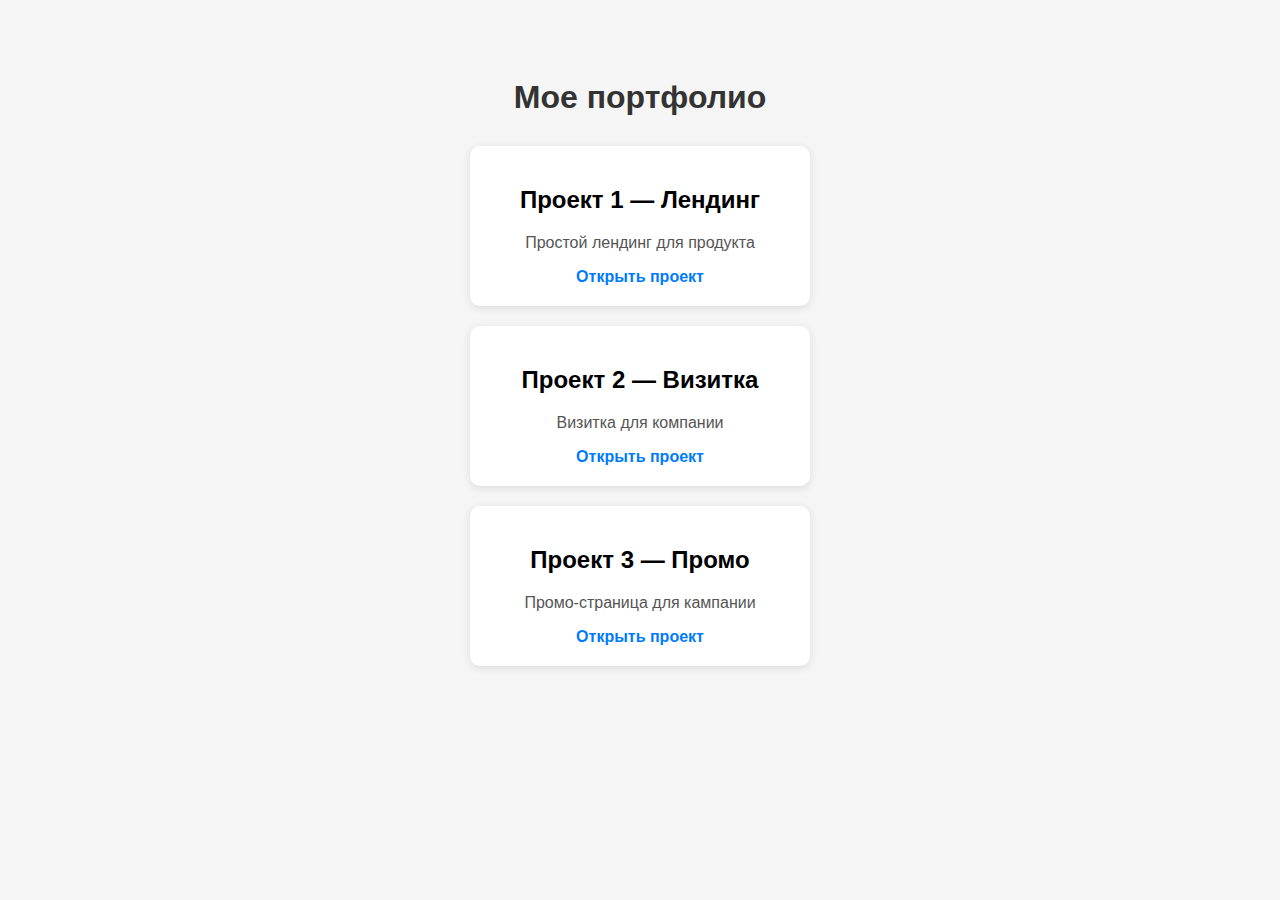
<file: index.html>
<!DOCTYPE html>
<html lang="ru">
<head>
  <meta charset="UTF-8">
  <meta name="viewport" content="width=device-width, initial-scale=1.0">
  <title>Мое портфолио</title>
  <style>
    body {
      font-family: Arial, sans-serif;
      background: #f5f5f5;
      text-align: center;
      padding: 50px;
    }
    h1 {
      color: #333;
    }
    .projects {
      display: flex;
      flex-direction: column;
      gap: 20px;
      margin-top: 30px;
      align-items: center;
    }
    .project {
      background: #fff;
      padding: 20px;
      border-radius: 10px;
      width: 300px;
      box-shadow: 0 2px 8px rgba(0,0,0,0.1);
      transition: transform 0.2s;
    }
    .project:hover {
      transform: translateY(-5px);
    }
    .project a {
      text-decoration: none;
      color: #007bff;
      font-weight: bold;
    }
    .project p {
      color: #555;
    }
  </style>
</head>
<body>
  <h1>Мое портфолио</h1>
  <div class="projects">
    <div class="project">
      <h2>Проект 1 — Лендинг</h2>
      <p>Простой лендинг для продукта</p>
      <a href="project1_landing/index.html" target="_blank">Открыть проект</a>
    </div>
    <div class="project">
      <h2>Проект 2 — Визитка</h2>
      <p>Визитка для компании</p>
      <a href="project2_vizitka/index.html" target="_blank">Открыть проект</a>
    </div>
    <div class="project">
      <h2>Проект 3 — Промо</h2>
      <p>Промо-страница для кампании</p>
      <a href="project3_promo/index.html" target="_blank">Открыть проект</a>
    </div>
  </div>
</body>
</html>
</file>
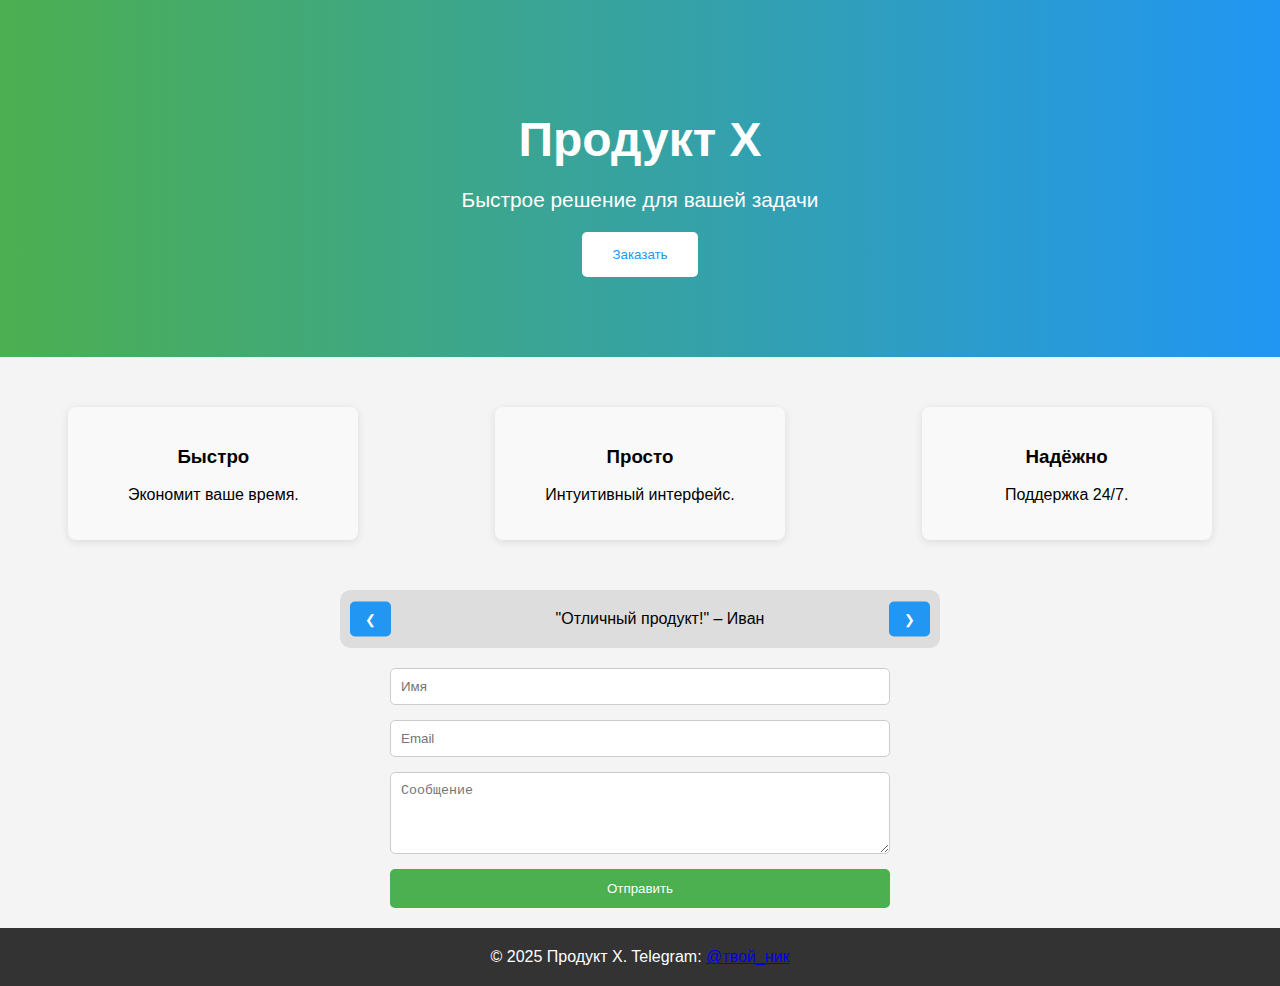
<file: project 1(Лендинг продукта)/index.html>
<!DOCTYPE html>
<html lang="ru">
<head>
<meta charset="UTF-8">
<meta name="viewport" content="width=device-width, initial-scale=1.0">
<title>Лендинг продукта X</title>
<link rel="stylesheet" href="style.css">
</head>
<body>

<header>
  <h1>Продукт X</h1>
  <p>Быстрое решение для вашей задачи</p>
  <button id="orderBtn">Заказать</button>
</header>

<section class="features">
  <div class="feature"><h3>Быстро</h3><p>Экономит ваше время.</p></div>
  <div class="feature"><h3>Просто</h3><p>Интуитивный интерфейс.</p></div>
  <div class="feature"><h3>Надёжно</h3><p>Поддержка 24/7.</p></div>
</section>

<section class="carousel">
  <div class="carousel-items">
    <div class="carousel-item">"Отличный продукт!" – Иван</div>
    <div class="carousel-item">"Очень удобно." – Мария</div>
    <div class="carousel-item">"Рекомендую!" – Алексей</div>
  </div>
  <button class="prev">❮</button>
  <button class="next">❯</button>
</section>

<section class="contact">
  <form id="contactForm">
    <input type="text" placeholder="Имя" required>
    <input type="email" placeholder="Email" required>
    <textarea placeholder="Сообщение" rows="4" required></textarea>
    <button type="submit">Отправить</button>
  </form>
</section>

<footer>
© 2025 Продукт X. Telegram: <a href="https://t.me/твой_ник">@твой_ник</a>
</footer>

<script src="script.js"></script>
</body>
</html>
</file>
<file: project 1(Лендинг продукта)/style.css>
body{font-family:Arial,sans-serif;margin:0;padding:0;background:#f4f4f4;}
header{background:linear-gradient(90deg,#4CAF50,#2196F3);color:white;text-align:center;padding:80px 20px;}
header h1{font-size:3em;margin-bottom:10px;}
header p{font-size:1.3em;margin-bottom:20px;}
header button{background:white;color:#2196F3;padding:15px 30px;border:none;border-radius:5px;cursor:pointer;transition:.3s;}
header button:hover{background:#eee;}
.features{display:flex;justify-content:space-around;flex-wrap:wrap;margin:40px 0;}
.feature{width:250px;padding:20px;margin:10px;background:#f9f9f9;border-radius:8px;text-align:center;box-shadow:0 2px 8px rgba(0,0,0,.1);transition:.3s;}
.feature:hover{transform:translateY(-5px);box-shadow:0 5px 15px rgba(0,0,0,.2);}
.carousel{position:relative;overflow:hidden;max-width:600px;margin:20px auto;border-radius:10px;}
.carousel-items{display:flex;transition:.5s;}
.carousel-item{min-width:100%;padding:20px;text-align:center;background:#ddd;border-radius:10px;}
.carousel button{position:absolute;top:50%;transform:translateY(-50%);background:#2196F3;color:white;border:none;padding:10px 15px;cursor:pointer;border-radius:5px;}
.prev{left:10px;}
.next{right:10px;}
form{display:flex;flex-direction:column;max-width:500px;margin:auto;}
input,textarea{padding:10px;margin-bottom:15px;border-radius:5px;border:1px solid #ccc;}
form button{background:#4CAF50;color:white;padding:12px;border:none;border-radius:5px;cursor:pointer;transition:.3s;}
form button:hover{background:#2196F3;}
footer{text-align:center;padding:20px;margin-top:20px;background:#333;color:white;}
</file>
